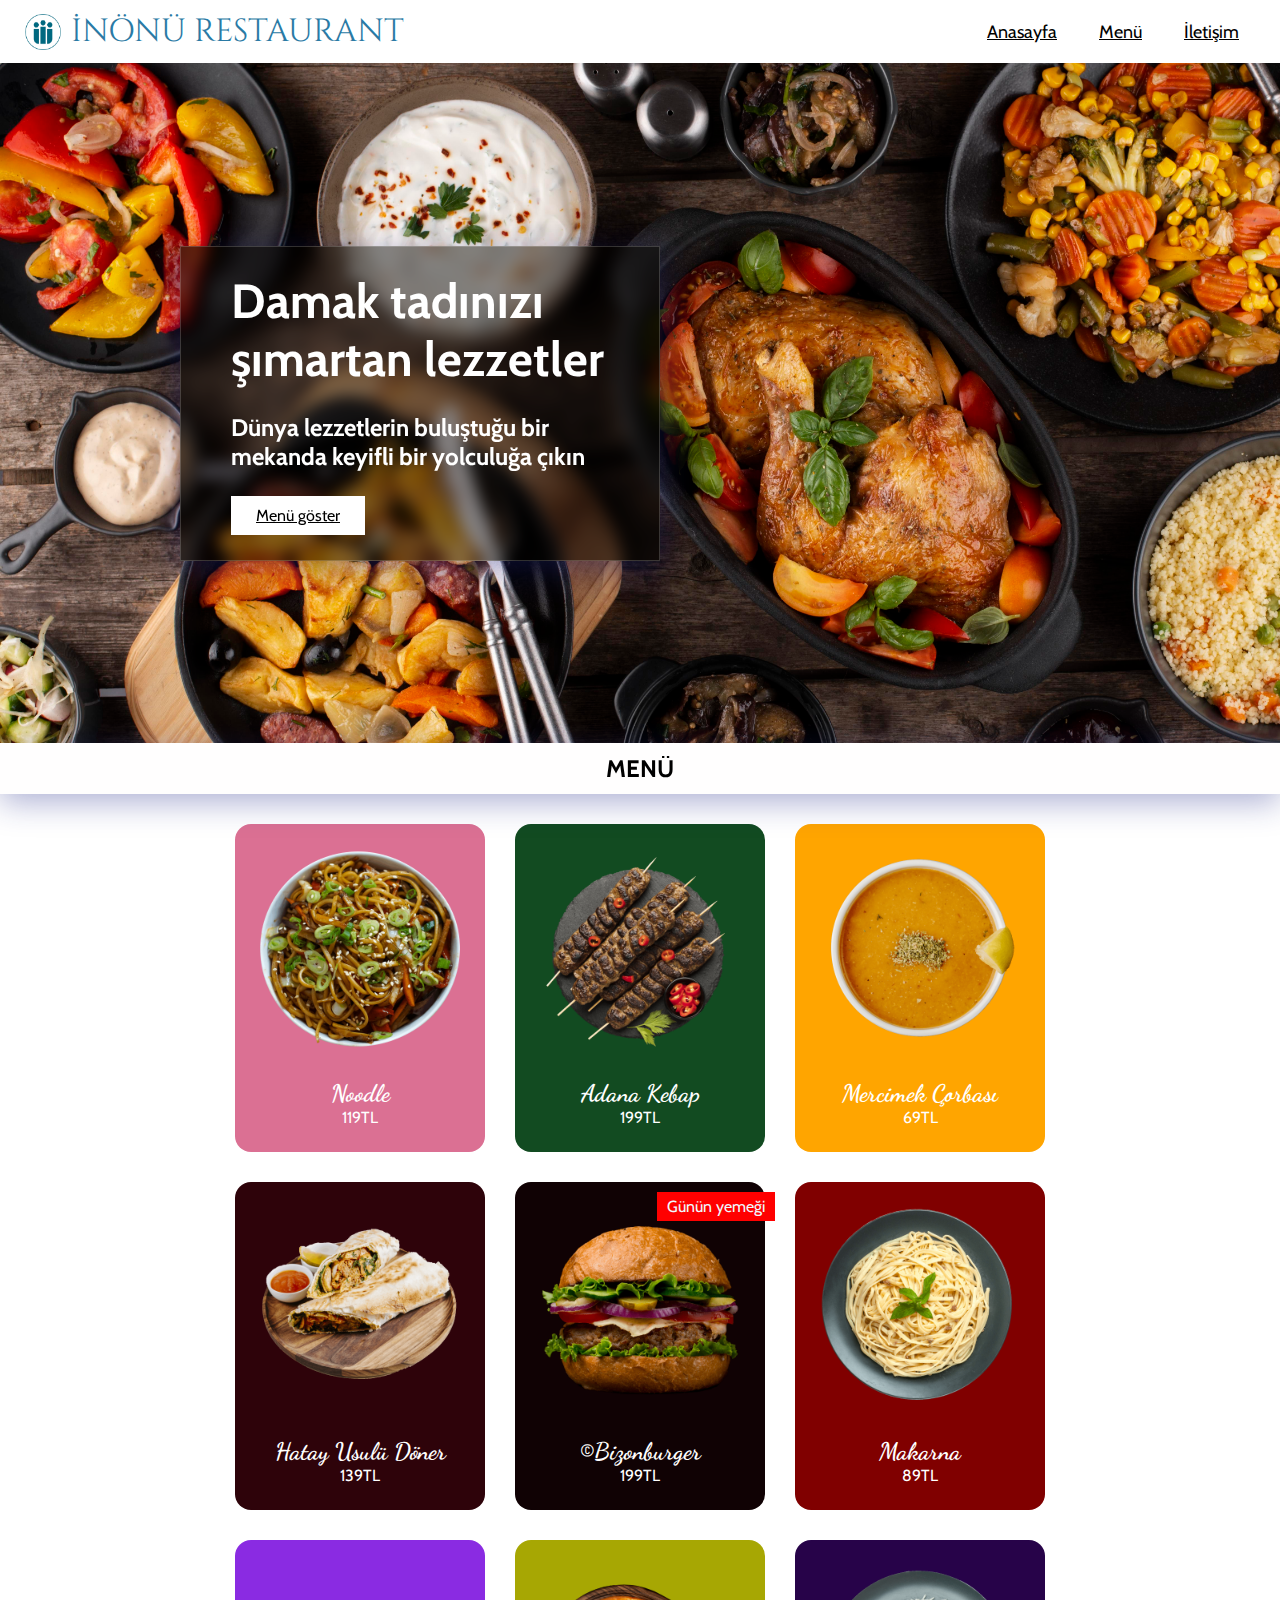
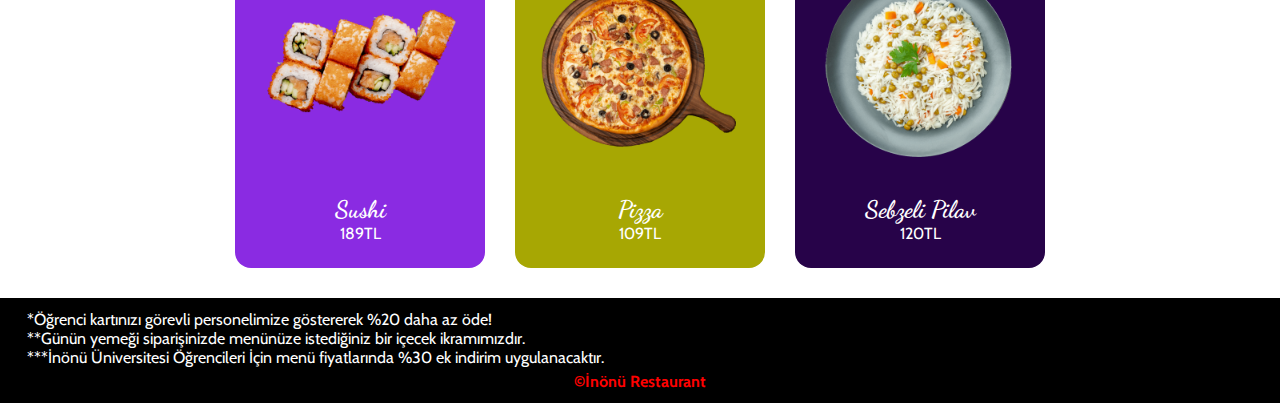
<file: index.html>
<html lang="en">
  <head>
    <meta charset="UTF-8" />
    <meta name="viewport" content="width=device-width, initial-scale=1.0" />
    <title>İNÖNÜ RESTAURANT</title>
    <link rel="icon" type="image/x-icon" href="images/logo.png" />
    <link rel="stylesheet" href="style.css" />
  </head>

  <body>
    <!--Menüdeki resimleri Adobe Photoshop Kullanarak Yaptım -->
    <div class="ust-bilgi">
      <img
        src="images/amblem.png "
        alt="amblem"
        style="height: 36px; width: 36px; object-fit: cover"
      />
      İNÖNÜ RESTAURANT
      <ul class="navigasyon">
        <li><a href="index.html" class="navigasyon-oge">Anasayfa</a></li>
        <li><a href="#menu" class="navigasyon-oge">Menü</a></li>
        <li>
          <a href="mailto:02220224042@ogr.inonu.edu.tr" class="navigasyon-oge"
            >İletişim</a
          >
        </li>
      </ul>
    </div>
    <div class="anasayfa">
      <div class="tanitim">
        <h1 class="baslik">Damak tadınızı şımartan lezzetler</h1>
        <h4 class="alt-baslik">
          Dünya lezzetlerin buluştuğu bir mekanda keyifli bir yolculuğa çıkın
        </h4>
        <a href="#menu" class="kaydir">Menü göster</a>
      </div>
    </div>
    <h2 class="menu" id="menu">MENÜ</h2>
    <ul div class="yemek-listesi">
      <li class="kutu" style="background-color: palevioletred">
        <a href="./sayfalar/noodle.html" class="yemek-link">
          <img
            src="images/noodle.png"
            alt="noodle"
            width="200"
            height="200"
            class="yemek-resim"
          />
          <div class="yemek">
            <p class="yemek-isimi">Noodle</p>
            <p class="yemek-fiyati">119TL</p>
          </div>
        </a>
      </li>
      <li class="kutu" style="background-color: rgb(18, 75, 33)">
        <a href="./sayfalar/adana.html" class="yemek-link">
          <img
            src="images/adana.png"
            alt="adana"
            width="200"
            height="200"
            class="yemek-resim"
          />
          <div class="yemek">
            <p class="yemek-isimi">Adana Kebap</p>
            <p class="yemek-fiyati">199TL</p>
          </div>
        </a>
      </li>
      <li class="kutu" style="background-color: orange">
        <a href="./sayfalar/mercimek.html" class="yemek-link">
          <img
            src="images/corba.png"
            alt="corba"
            width="200"
            height="200"
            class="yemek-resim"
          />
          <div class="yemek">
            <p class="yemek-isimi">Mercimek Çorbası</p>
            <p class="yemek-fiyati">69TL</p>
          </div>
        </a>
      </li>
      <li class="kutu" style="background-color: rgb(46, 3, 10)">
        <a href="./sayfalar/hatay.html" class="yemek-link">
          <img
            src="images/doner.png"
            alt="doner"
            width="200"
            height="200"
            class="yemek-resim"
          />
          <div class="yemek">
            <p class="yemek-isimi">Hatay Usulü Döner</p>
            <p class="yemek-fiyati">139TL</p>
          </div>
        </a>
      </li>
      <li class="kutu" style="background-color: rgb(16, 2, 4)">
        <div class="gunun-yemegi">Günün yemeği</div>
        <a href="./sayfalar/bizon.html" class="yemek-link">
          <img
            src="images/hamburger.png"
            alt="hamburger"
            width="200"
            height="200"
            class="yemek-resim"
          />
          <div class="yemek">
            <p class="yemek-isimi" style="font-family: 'Dancing Script'">
              &copy;Bizonburger
            </p>
            <p class="yemek-fiyati">199TL</p>
          </div>
        </a>
      </li>
      <li class="kutu" style="background-color: rgb(128, 0, 0)">
        <a href="./sayfalar/makarna.html" class="yemek-link">
          <img
            src="images/makarna.png"
            alt="makarna"
            width="200"
            height="200"
            class="yemek-resim"
          />
          <div class="yemek">
            <p class="yemek-isimi">Makarna</p>
            <p class="yemek-fiyati">89TL</p>
          </div>
        </a>
      </li>
      <li class="kutu" style="background-color: blueviolet">
        <a href="./sayfalar/suşi.html" class="yemek-link">
          <img
            src="images/susi.png"
            alt="susi"
            width="200"
            height="200"
            class="yemek-resim"
          />
          <div class="yemek">
            <p class="yemek-isimi">Sushi</p>
            <p class="yemek-fiyati">189TL</p>
          </div>
        </a>
      </li>
      <li class="kutu" style="background-color: rgb(167, 167, 3)">
        <a href="./sayfalar/pizza.html" class="yemek-link">
          <img
            src="images/pizza.png"
            alt="pizza"
            width="200"
            height="200"
            class="yemek-resim"
          />
          <div class="yemek">
            <p class="yemek-isimi">Pizza</p>
            <p class="yemek-fiyati">109TL</p>
          </div>
        </a>
      </li>
      <li class="kutu" style="background-color: rgb(39, 3, 73)">
        <a href="./sayfalar/pilav.html" class="yemek-link">
          <img
            src="images/sebzelipilav.png"
            alt="sebzelipilav"
            width="200"
            height="200"
            class="yemek-resim"
          />
          <div class="yemek">
            <p class="yemek-isimi">Sebzeli Pilav</p>
            <p class="yemek-fiyati">120TL</p>
          </div>
        </a>
      </li>
    </ul>
    <div class="menu-yazisi">
      <p>
        *Öğrenci kartınızı görevli personelimize göstererek %20 daha az öde!
      </p>
      <p>
        **Günün yemeği siparişinizde menünüze istediğiniz bir içecek
        ikramımızdır.
      </p>
      <p>
        ***İnönü Üniversitesi Öğrencileri İçin menü fiyatlarında %30 ek indirim
        uygulanacaktır.
      </p>
      <p style="margin-top: 5px; text-align: center; color: red">
        <b>&copy;İnönü Restaurant</b>
      </p>
    </div>
  </body>
</html>
</file>
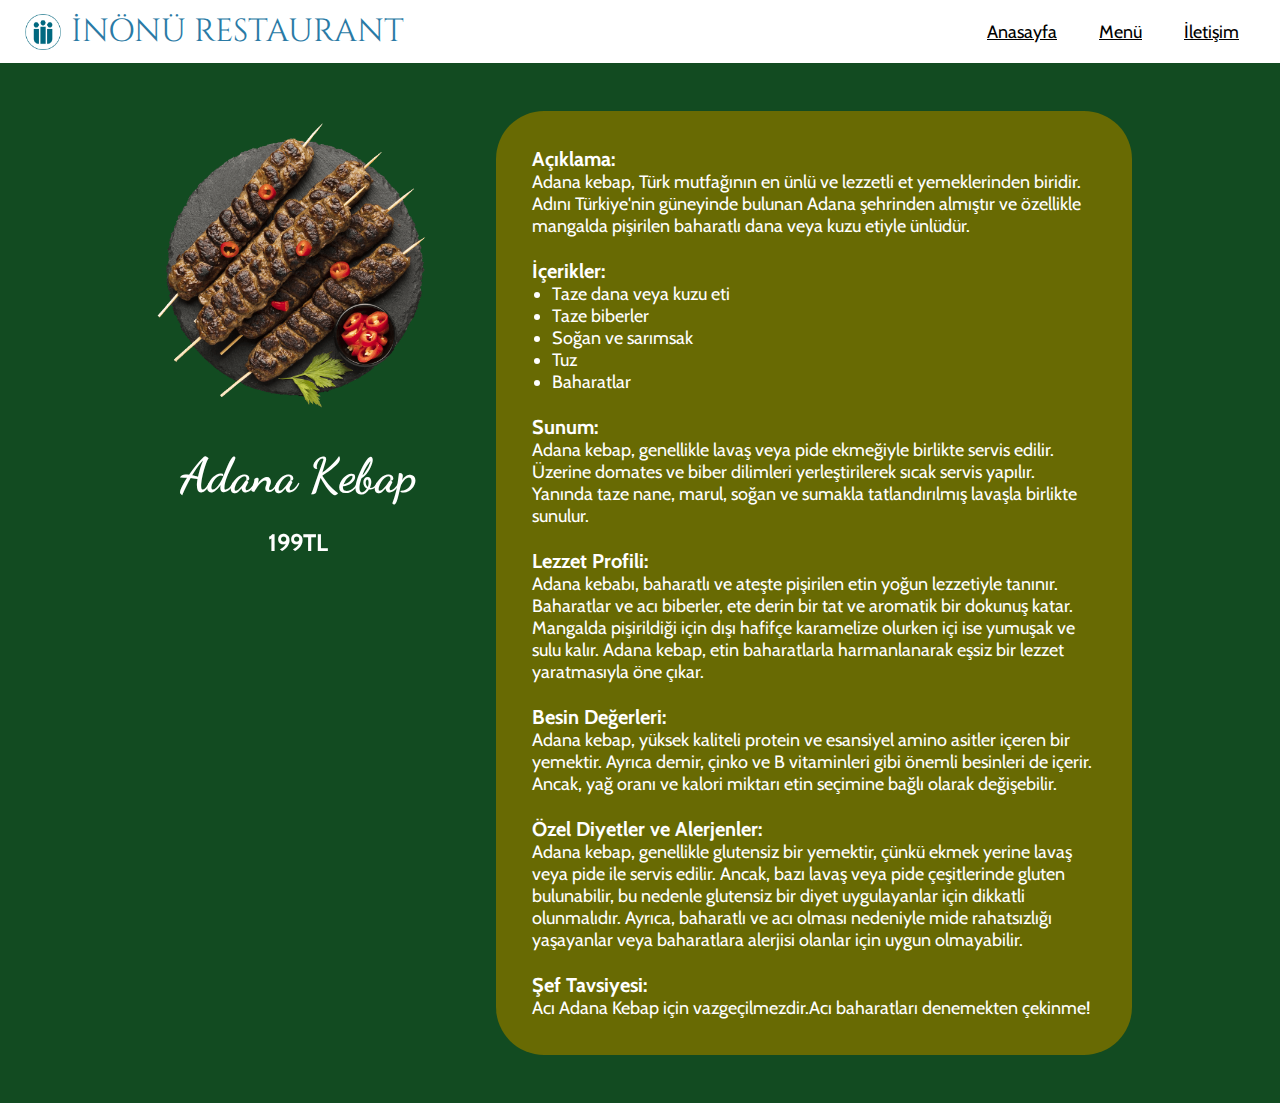
<file: sayfalar/adana.html>
<html lang="en">
  <head>
    <meta charset="UTF-8" />
    <meta name="viewport" content="width=device-width, initial-scale=1.0" />
    <title>Adana Kebap</title>
    <link rel="icon" type="image/x-icon" href="../images/logo.png" />
    <link rel="stylesheet" href="../style.css" />
    <link rel="stylesheet" href="sayfalar.css" />
  </head>
  <body style="background-color: rgb(18, 75, 33)">
    <div class="ust-bilgi">
      <img
        src="../images/amblem.png "
        alt="amblem"
        style="height: 36px; width: 36px; object-fit: cover"
      />
      İNÖNÜ RESTAURANT
      <ul class="navigasyon">
        <li><a href="../index.html" class="navigasyon-oge">Anasayfa</a></li>
        <li><a href="../index.html#menu" class="navigasyon-oge">Menü</a></li>
        <li>
          <a href="mailto:02220224042@ogr.inonu.edu.tr" class="navigasyon-oge"
            >İletişim</a
          >
        </li>
      </ul>
    </div>
    <div class="yemek-sayfasi">
      <div class="yemek-bilgi">
        <img
          src="../images/adana.png"
          alt="Adana Kebap"
          height="300"
          width="300"
          class="yemek-resim"
        />
        <h1>Adana Kebap</h1>
        <h3>199TL</h3>
      </div>

      <div class="yemek-aciklama" style="background-color: rgb(104, 106, 3)">
        <h4>Açıklama:</h4>
        <p>
          Adana kebap, Türk mutfağının en ünlü ve lezzetli et yemeklerinden
          biridir. Adını Türkiye'nin güneyinde bulunan Adana şehrinden almıştır
          ve özellikle mangalda pişirilen baharatlı dana veya kuzu etiyle
          ünlüdür.
        </p>
        <br />
        <h4>İçerikler:</h4>
        <ul>
          <li>Taze dana veya kuzu eti</li>
          <li>Taze biberler</li>
          <li>Soğan ve sarımsak</li>
          <li>Tuz</li>
          <li>Baharatlar</li>
        </ul>
        <br />
        <h4>Sunum:</h4>
        <p>
          Adana kebap, genellikle lavaş veya pide ekmeğiyle birlikte servis
          edilir. Üzerine domates ve biber dilimleri yerleştirilerek sıcak
          servis yapılır. Yanında taze nane, marul, soğan ve sumakla
          tatlandırılmış lavaşla birlikte sunulur.
        </p>
        <br />
        <h4>Lezzet Profili:</h4>
        <p>
          Adana kebabı, baharatlı ve ateşte pişirilen etin yoğun lezzetiyle
          tanınır. Baharatlar ve acı biberler, ete derin bir tat ve aromatik bir
          dokunuş katar. Mangalda pişirildiği için dışı hafifçe karamelize
          olurken içi ise yumuşak ve sulu kalır. Adana kebap, etin baharatlarla
          harmanlanarak eşsiz bir lezzet yaratmasıyla öne çıkar.
        </p>
        <br />
        <h4>Besin Değerleri:</h4>
        <p>
          Adana kebap, yüksek kaliteli protein ve esansiyel amino asitler içeren
          bir yemektir. Ayrıca demir, çinko ve B vitaminleri gibi önemli
          besinleri de içerir. Ancak, yağ oranı ve kalori miktarı etin seçimine
          bağlı olarak değişebilir.
        </p>
        <br />
        <h4>Özel Diyetler ve Alerjenler:</h4>
        <p>
          Adana kebap, genellikle glutensiz bir yemektir, çünkü ekmek yerine
          lavaş veya pide ile servis edilir. Ancak, bazı lavaş veya pide
          çeşitlerinde gluten bulunabilir, bu nedenle glutensiz bir diyet
          uygulayanlar için dikkatli olunmalıdır. Ayrıca, baharatlı ve acı
          olması nedeniyle mide rahatsızlığı yaşayanlar veya baharatlara
          alerjisi olanlar için uygun olmayabilir.
        </p>
        <br />
        <h4>Şef Tavsiyesi:</h4>
        <p>
          Acı Adana Kebap için vazgeçilmezdir.Acı baharatları denemekten çekinme!
        </p>
      </div>
    </div>

    <div></div>
  </body>
</html>
</file>
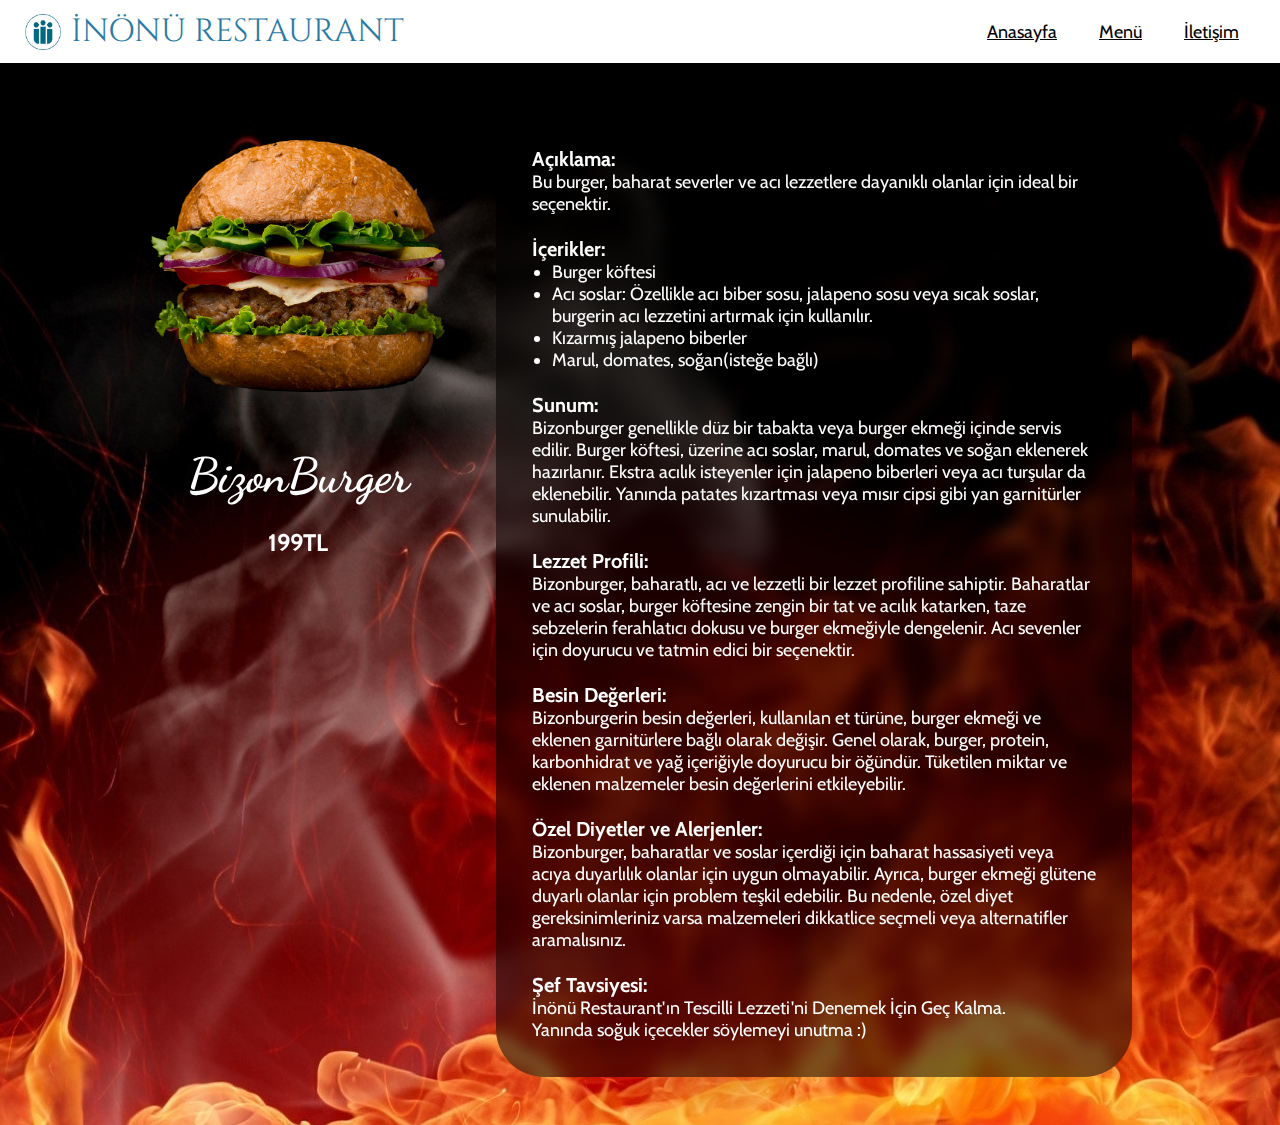
<file: sayfalar/bizon.html>
<html lang="en">
  <head>
    <meta charset="UTF-8" />
    <meta name="viewport" content="width=device-width, initial-scale=1.0" />
    <title>BizonBurger</title>
    <link rel="icon" type="image/x-icon" href="../images/logo.png" />
    <link rel="stylesheet" href="../style.css" />
    <link rel="stylesheet" href="sayfalar.css" />
  </head>
  <body
    style="
      background-image: url(../images/bizonbackground.jpg);
      background-size: cover;
      background-position: center;
    "
  >
    <div class="ust-bilgi">
      <img
        src="../images/amblem.png "
        alt="amblem"
        style="height: 36px; width: 36px; object-fit: cover"
      />
      İNÖNÜ RESTAURANT
      <ul class="navigasyon">
        <li><a href="../index.html" class="navigasyon-oge">Anasayfa</a></li>
        <li><a href="../index.html#menu" class="navigasyon-oge">Menü</a></li>
        <li>
          <a href="mailto:02220224042@ogr.inonu.edu.tr" class="navigasyon-oge"
            >İletişim</a
          >
        </li>
      </ul>
    </div>
    <div class="yemek-sayfasi">
      <div class="yemek-bilgi">
        <img
          src="../images/hamburger.png"
          alt="Bizonburger"
          height="300"
          width="300"
          class="yemek-resim"
        />
        <h1>BizonBurger</h1>
        <h3>199TL</h3>
      </div>

      <div
        class="yemek-aciklama"
        style="background: rgba(0, 0, 0, 0.5); backdrop-filter: blur(8px)"
      >
        <h4>Açıklama:</h4>
        <p>
          Bu burger, baharat severler ve acı lezzetlere dayanıklı olanlar için
          ideal bir seçenektir.
        </p>
        <br />
        <h4>İçerikler:</h4>
        <ul>
          <li>Burger köftesi</li>
          <li>
            Acı soslar: Özellikle acı biber sosu, jalapeno sosu veya sıcak
            soslar, burgerin acı lezzetini artırmak için kullanılır.
          </li>
          <li>Kızarmış jalapeno biberler</li>
          <li>Marul, domates, soğan(isteğe bağlı)</li>
        </ul>
        <br />
        <h4>Sunum:</h4>
        <p>
          Bizonburger genellikle düz bir tabakta veya burger ekmeği içinde
          servis edilir. Burger köftesi, üzerine acı soslar, marul, domates ve
          soğan eklenerek hazırlanır. Ekstra acılık isteyenler için jalapeno
          biberleri veya acı turşular da eklenebilir. Yanında patates kızartması
          veya mısır cipsi gibi yan garnitürler sunulabilir.
        </p>
        <br />
        <h4>Lezzet Profili:</h4>
        <p>
          Bizonburger, baharatlı, acı ve lezzetli bir lezzet profiline sahiptir.
          Baharatlar ve acı soslar, burger köftesine zengin bir tat ve acılık
          katarken, taze sebzelerin ferahlatıcı dokusu ve burger ekmeğiyle
          dengelenir. Acı sevenler için doyurucu ve tatmin edici bir seçenektir.
        </p>
        <br />
        <h4>Besin Değerleri:</h4>
        <p>
          Bizonburgerin besin değerleri, kullanılan et türüne, burger ekmeği ve
          eklenen garnitürlere bağlı olarak değişir. Genel olarak, burger,
          protein, karbonhidrat ve yağ içeriğiyle doyurucu bir öğündür.
          Tüketilen miktar ve eklenen malzemeler besin değerlerini
          etkileyebilir.
        </p>
        <br />
        <h4>Özel Diyetler ve Alerjenler:</h4>
        <p>
          Bizonburger, baharatlar ve soslar içerdiği için baharat hassasiyeti
          veya acıya duyarlılık olanlar için uygun olmayabilir. Ayrıca, burger
          ekmeği glütene duyarlı olanlar için problem teşkil edebilir. Bu
          nedenle, özel diyet gereksinimleriniz varsa malzemeleri dikkatlice
          seçmeli veya alternatifler aramalısınız.
        </p>
        <br />
        <h4>Şef Tavsiyesi:</h4>
        <p>
          İnönü Restaurant'ın Tescilli Lezzeti'ni Denemek İçin Geç Kalma.
          <br />
          Yanında soğuk içecekler söylemeyi unutma :)
        </p>
      </div>
    </div>

    <div></div>
  </body>
</html>
</file>
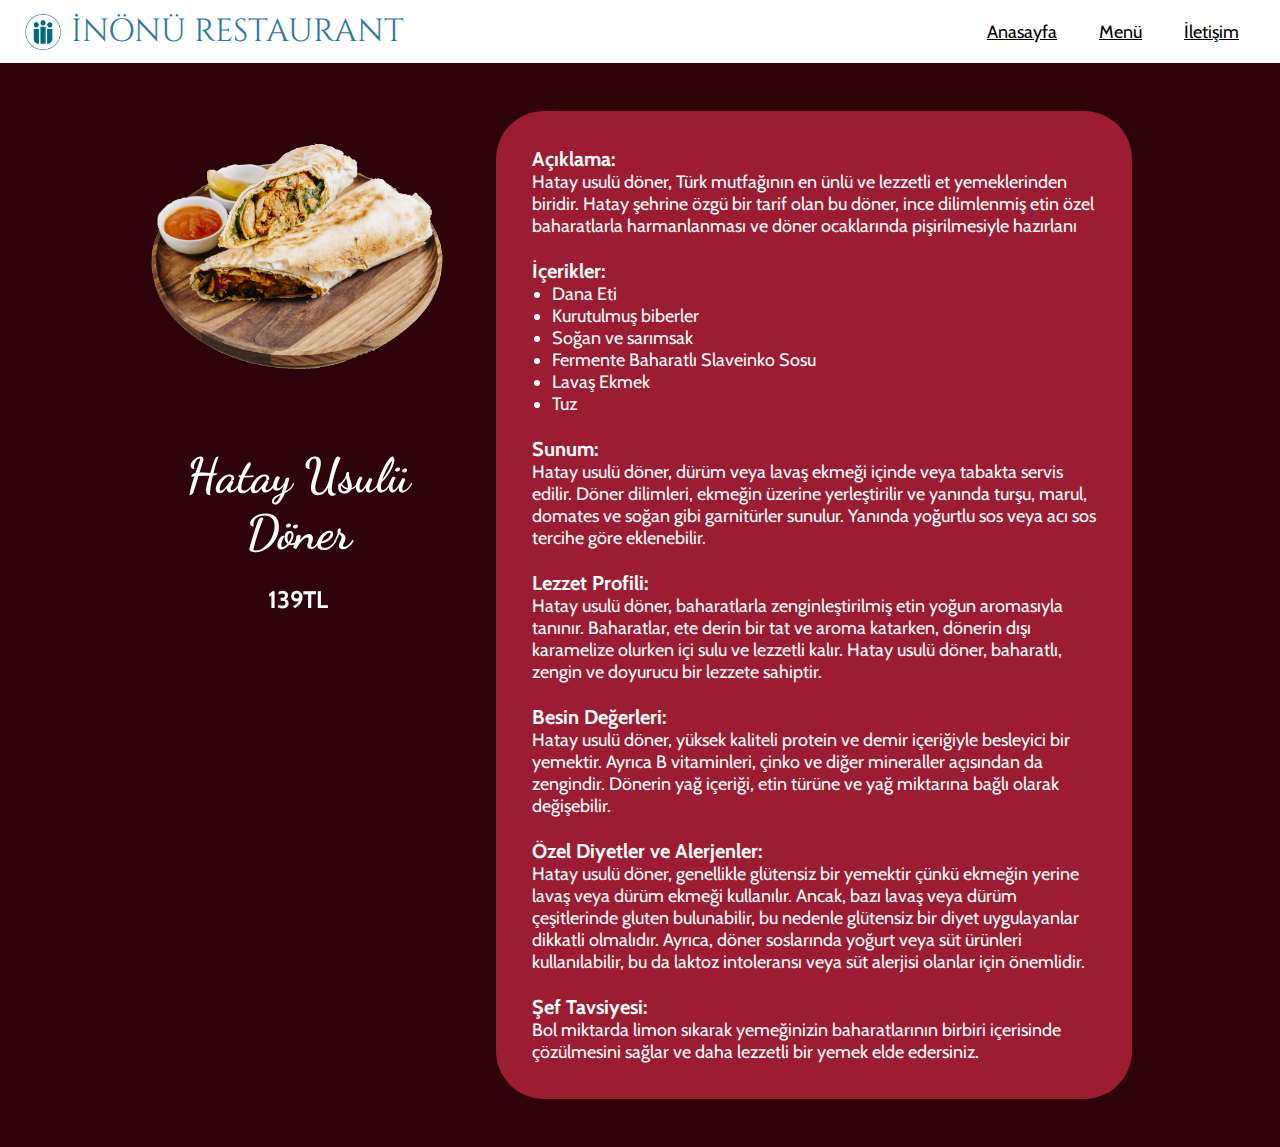
<file: sayfalar/hatay.html>
<html lang="en">
  <head>
    <meta charset="UTF-8" />
    <meta name="viewport" content="width=device-width, initial-scale=1.0" />
    <title>Hatay Usulü Döner</title>
    <link rel="icon" type="image/x-icon" href="../images/logo.png" />
    <link rel="stylesheet" href="../style.css" />
    <link rel="stylesheet" href="sayfalar.css" />
  </head>
  <body style="background-color: rgb(46, 3, 10)">
    <div class="ust-bilgi">
      <img
        src="../images/amblem.png "
        alt="amblem"
        style="height: 36px; width: 36px; object-fit: cover"
      />
      İNÖNÜ RESTAURANT
      <ul class="navigasyon">
        <li><a href="../index.html" class="navigasyon-oge">Anasayfa</a></li>
        <li><a href="../index.html#menu" class="navigasyon-oge">Menü</a></li>
        <li>
          <a href="mailto:02220224042@ogr.inonu.edu.tr" class="navigasyon-oge"
            >İletişim</a
          >
        </li>
      </ul>
    </div>
    <div class="yemek-sayfasi">
      <div class="yemek-bilgi">
        <img
          src="../images/doner.png"
          alt="Doner"
          height="300"
          width="300"
          class="yemek-resim"
        />
        <h1>Hatay Usulü Döner</h1>
        <h3>139TL</h3>
      </div>

      <div class="yemek-aciklama" style="background-color: rgb(156, 28, 49)">
        <h4>Açıklama:</h4>
        <p>
          Hatay usulü döner, Türk mutfağının en ünlü ve lezzetli et
          yemeklerinden biridir. Hatay şehrine özgü bir tarif olan bu döner,
          ince dilimlenmiş etin özel baharatlarla harmanlanması ve döner
          ocaklarında pişirilmesiyle hazırlanı
        </p>
        <br />
        <h4>İçerikler:</h4>
        <ul>
          <li>Dana Eti</li>
          <li>Kurutulmuş biberler</li>
          <li>Soğan ve sarımsak</li>
          <li>Fermente Baharatlı Slaveinko Sosu</li>
          <li>Lavaş Ekmek</li>
          <li>Tuz</li>
        </ul>
        <br />
        <h4>Sunum:</h4>
        <p>
          Hatay usulü döner, dürüm veya lavaş ekmeği içinde veya tabakta servis
          edilir. Döner dilimleri, ekmeğin üzerine yerleştirilir ve yanında
          turşu, marul, domates ve soğan gibi garnitürler sunulur. Yanında
          yoğurtlu sos veya acı sos tercihe göre eklenebilir.
        </p>
        <br />
        <h4>Lezzet Profili:</h4>
        <p>
          Hatay usulü döner, baharatlarla zenginleştirilmiş etin yoğun
          aromasıyla tanınır. Baharatlar, ete derin bir tat ve aroma katarken,
          dönerin dışı karamelize olurken içi sulu ve lezzetli kalır. Hatay
          usulü döner, baharatlı, zengin ve doyurucu bir lezzete sahiptir.
        </p>
        <br />
        <h4>Besin Değerleri:</h4>
        <p>
          Hatay usulü döner, yüksek kaliteli protein ve demir içeriğiyle
          besleyici bir yemektir. Ayrıca B vitaminleri, çinko ve diğer
          mineraller açısından da zengindir. Dönerin yağ içeriği, etin türüne ve
          yağ miktarına bağlı olarak değişebilir.
        </p>
        <br />
        <h4>Özel Diyetler ve Alerjenler:</h4>
        <p>
          Hatay usulü döner, genellikle glütensiz bir yemektir çünkü ekmeğin
          yerine lavaş veya dürüm ekmeği kullanılır. Ancak, bazı lavaş veya
          dürüm çeşitlerinde gluten bulunabilir, bu nedenle glütensiz bir diyet
          uygulayanlar dikkatli olmalıdır. Ayrıca, döner soslarında yoğurt veya
          süt ürünleri kullanılabilir, bu da laktoz intoleransı veya süt
          alerjisi olanlar için önemlidir.
        </p>
        <br />
        <h4>Şef Tavsiyesi:</h4>
        <p>
          Bol miktarda limon sıkarak yemeğinizin baharatlarının birbiri
          içerisinde çözülmesini sağlar ve daha lezzetli bir yemek elde
          edersiniz.
        </p>
      </div>
    </div>

    <div></div>
  </body>
</html>
</file>
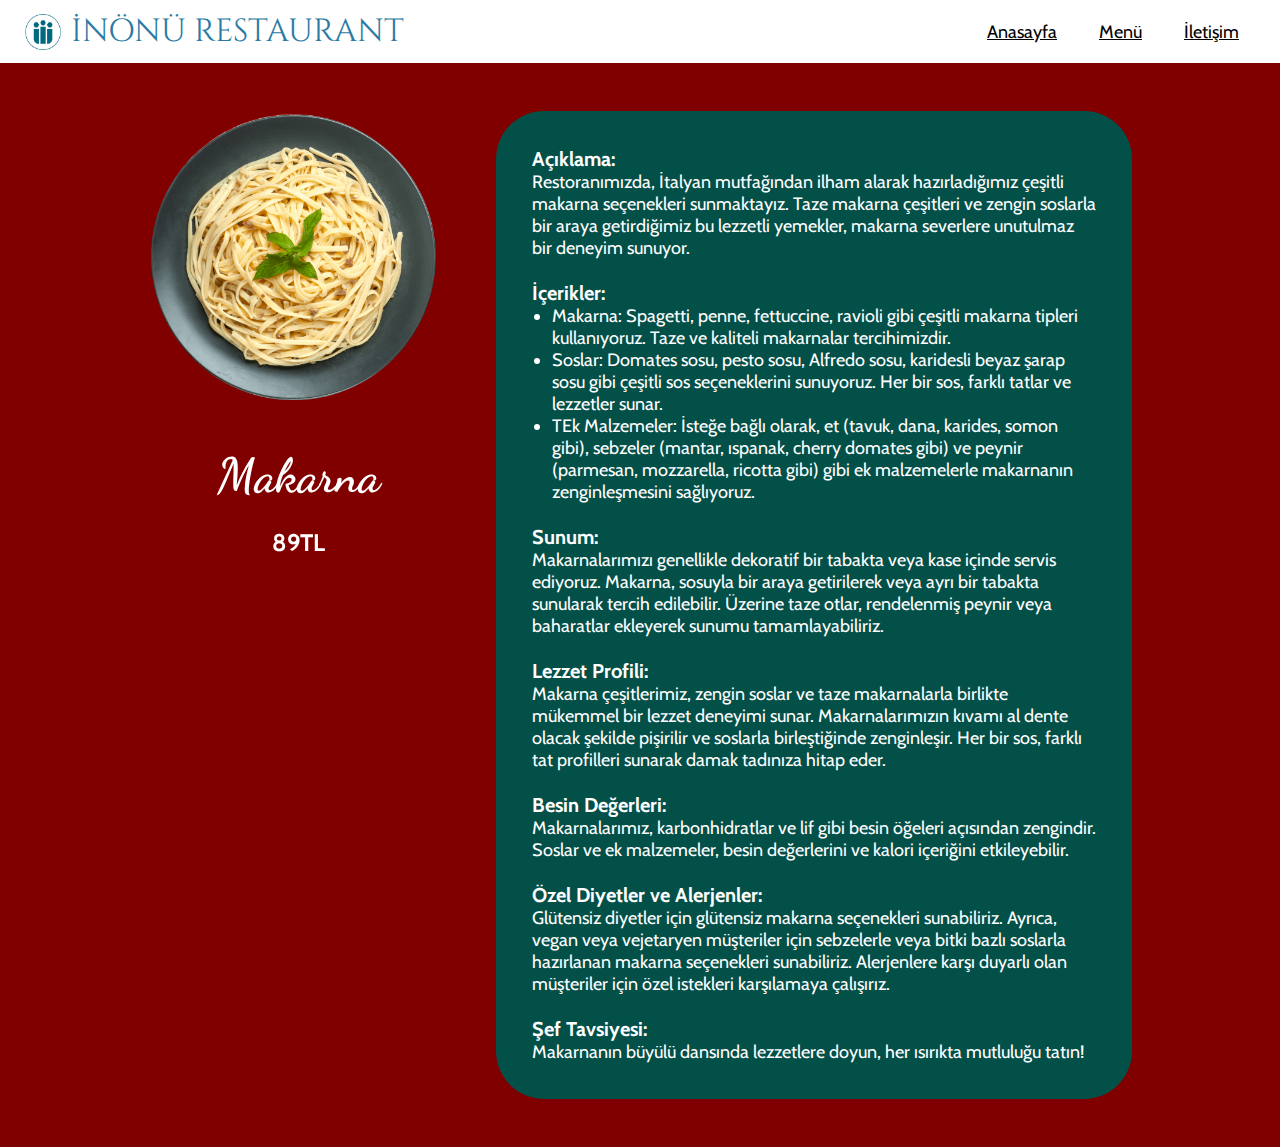
<file: sayfalar/makarna.html>
<html lang="en">
  <head>
    <meta charset="UTF-8" />
    <meta name="viewport" content="width=device-width, initial-scale=1.0" />
    <title>Makarna</title>
    <link rel="icon" type="image/x-icon" href="../images/logo.png" />
    <link rel="stylesheet" href="../style.css" />
    <link rel="stylesheet" href="sayfalar.css" />
  </head>
  <body style="background-color: rgb(128, 0, 0)">
    <div class="ust-bilgi">
      <img
        src="../images/amblem.png "
        alt="amblem"
        style="height: 36px; width: 36px; object-fit: cover"
      />
      İNÖNÜ RESTAURANT
      <ul class="navigasyon">
        <li><a href="../index.html" class="navigasyon-oge">Anasayfa</a></li>
        <li><a href="../index.html#menu" class="navigasyon-oge">Menü</a></li>
        <li>
          <a href="mailto:02220224042@ogr.inonu.edu.tr" class="navigasyon-oge"
            >İletişim</a
          >
        </li>
      </ul>
    </div>
    <div class="yemek-sayfasi">
      <div class="yemek-bilgi">
        <img
          src="../images/makarna.png"
          alt="makarna"
          height="300"
          width="300"
          class="yemek-resim"
        />
        <h1>Makarna</h1>
        <h3>89TL</h3>
      </div>

      <div class="yemek-aciklama" style="background-color: rgb(3, 80, 73)">
        <h4>Açıklama:</h4>
        <p>
          Restoranımızda, İtalyan mutfağından ilham alarak hazırladığımız
          çeşitli makarna seçenekleri sunmaktayız. Taze makarna çeşitleri ve
          zengin soslarla bir araya getirdiğimiz bu lezzetli yemekler, makarna
          severlere unutulmaz bir deneyim sunuyor.
        </p>
        <br />
        <h4>İçerikler:</h4>
        <ul>
          <li>
            Makarna: Spagetti, penne, fettuccine, ravioli gibi çeşitli makarna
            tipleri kullanıyoruz. Taze ve kaliteli makarnalar tercihimizdir.
          </li>
          <li>
            Soslar: Domates sosu, pesto sosu, Alfredo sosu, karidesli beyaz
            şarap sosu gibi çeşitli sos seçeneklerini sunuyoruz. Her bir sos,
            farklı tatlar ve lezzetler sunar.
          </li>
          <li>
            TEk Malzemeler: İsteğe bağlı olarak, et (tavuk, dana, karides, somon
            gibi), sebzeler (mantar, ıspanak, cherry domates gibi) ve peynir
            (parmesan, mozzarella, ricotta gibi) gibi ek malzemelerle makarnanın
            zenginleşmesini sağlıyoruz.
          </li>
        </ul>
        <br />
        <h4>Sunum:</h4>
        <p>
          Makarnalarımızı genellikle dekoratif bir tabakta veya kase içinde
          servis ediyoruz. Makarna, sosuyla bir araya getirilerek veya ayrı bir
          tabakta sunularak tercih edilebilir. Üzerine taze otlar, rendelenmiş
          peynir veya baharatlar ekleyerek sunumu tamamlayabiliriz.
        </p>
        <br />
        <h4>Lezzet Profili:</h4>
        <p>
          Makarna çeşitlerimiz, zengin soslar ve taze makarnalarla birlikte
          mükemmel bir lezzet deneyimi sunar. Makarnalarımızın kıvamı al dente
          olacak şekilde pişirilir ve soslarla birleştiğinde zenginleşir. Her
          bir sos, farklı tat profilleri sunarak damak tadınıza hitap eder.
        </p>
        <br />
        <h4>Besin Değerleri:</h4>
        <p>
          Makarnalarımız, karbonhidratlar ve lif gibi besin öğeleri açısından
          zengindir. Soslar ve ek malzemeler, besin değerlerini ve kalori
          içeriğini etkileyebilir.
        </p>
        <br />
        <h4>Özel Diyetler ve Alerjenler:</h4>
        <p>
          Glütensiz diyetler için glütensiz makarna seçenekleri sunabiliriz.
          Ayrıca, vegan veya vejetaryen müşteriler için sebzelerle veya bitki
          bazlı soslarla hazırlanan makarna seçenekleri sunabiliriz. Alerjenlere
          karşı duyarlı olan müşteriler için özel istekleri karşılamaya
          çalışırız.
        </p>
        <br />
        <h4>Şef Tavsiyesi:</h4>
        <p>
          Makarnanın büyülü dansında lezzetlere doyun, her ısırıkta mutluluğu
          tatın!
        </p>
      </div>
    </div>

    <div></div>
  </body>
</html>
</file>
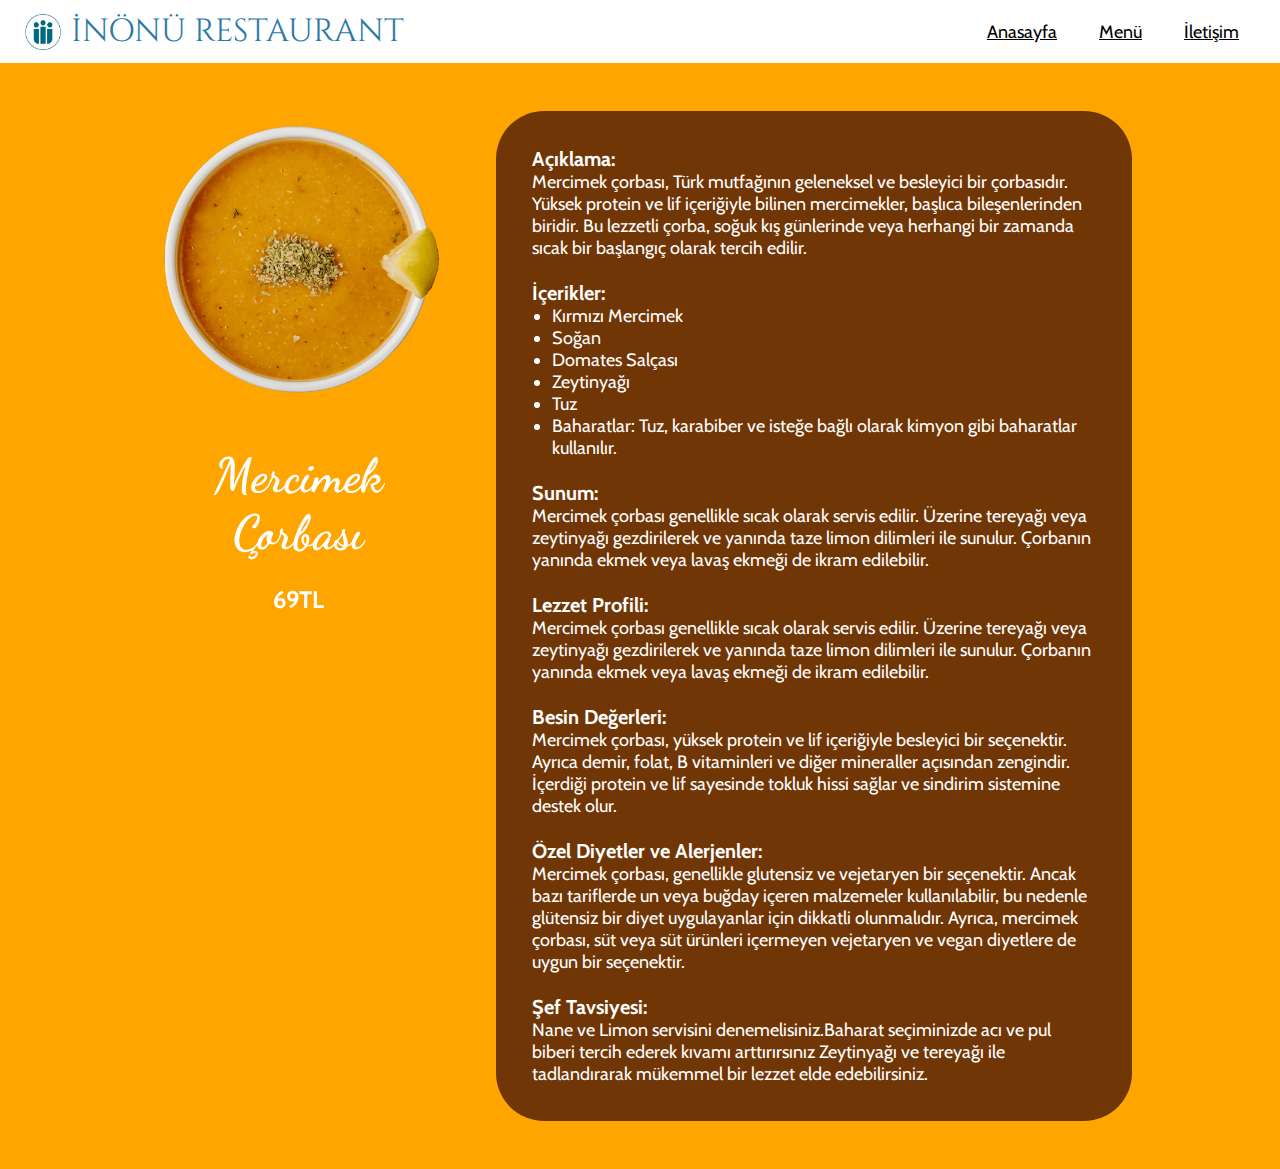
<file: sayfalar/mercimek.html>
<html lang="en">
  <head>
    <meta charset="UTF-8" />
    <meta name="viewport" content="width=device-width, initial-scale=1.0" />
    <title>Mercimek Çorbası</title>
    <link rel="icon" type="image/x-icon" href="../images/logo.png" />
    <link rel="stylesheet" href="../style.css" />
    <link rel="stylesheet" href="sayfalar.css" />
  </head>
  <body style="background-color: orange">
    <div class="ust-bilgi">
      <img
        src="../images/amblem.png "
        alt="amblem"
        style="height: 36px; width: 36px; object-fit: cover"
      />
      İNÖNÜ RESTAURANT
      <ul class="navigasyon">
        <li><a href="../index.html" class="navigasyon-oge">Anasayfa</a></li>
        <li><a href="../index.html#menu" class="navigasyon-oge">Menü</a></li>
        <li>
          <a href="mailto:02220224042@ogr.inonu.edu.tr" class="navigasyon-oge"
            >İletişim</a
          >
        </li>
      </ul>
    </div>
    <div class="yemek-sayfasi">
      <div class="yemek-bilgi">
        <img
          src="../images/corba.png"
          alt="mercimek"
          height="300"
          width="300"
          class="yemek-resim"
        />
        <h1>Mercimek Çorbası</h1>
        <h3>69TL</h3>
      </div>

      <div class="yemek-aciklama" style="background-color: rgb(112, 54, 6)">
        <h4>Açıklama:</h4>
        <p>
          Mercimek çorbası, Türk mutfağının geleneksel ve besleyici bir
          çorbasıdır. Yüksek protein ve lif içeriğiyle bilinen mercimekler,
          başlıca bileşenlerinden biridir. Bu lezzetli çorba, soğuk kış
          günlerinde veya herhangi bir zamanda sıcak bir başlangıç olarak tercih
          edilir.
        </p>
        <br />
        <h4>İçerikler:</h4>
        <ul>
          <li>Kırmızı Mercimek</li>
          <li>Soğan</li>
          <li>Domates Salçası</li>
          <li>Zeytinyağı</li>
          <li>Tuz</li>
          <li>
            Baharatlar: Tuz, karabiber ve isteğe bağlı olarak kimyon gibi
            baharatlar kullanılır.
          </li>
        </ul>
        <br />
        <h4>Sunum:</h4>
        <p>
          Mercimek çorbası genellikle sıcak olarak servis edilir. Üzerine
          tereyağı veya zeytinyağı gezdirilerek ve yanında taze limon dilimleri
          ile sunulur. Çorbanın yanında ekmek veya lavaş ekmeği de ikram
          edilebilir.
        </p>
        <br />
        <h4>Lezzet Profili:</h4>
        <p>
          Mercimek çorbası genellikle sıcak olarak servis edilir. Üzerine
          tereyağı veya zeytinyağı gezdirilerek ve yanında taze limon dilimleri
          ile sunulur. Çorbanın yanında ekmek veya lavaş ekmeği de ikram
          edilebilir.
        </p>
        <br />
        <h4>Besin Değerleri:</h4>
        <p>
          Mercimek çorbası, yüksek protein ve lif içeriğiyle besleyici bir
          seçenektir. Ayrıca demir, folat, B vitaminleri ve diğer mineraller
          açısından zengindir. İçerdiği protein ve lif sayesinde tokluk hissi
          sağlar ve sindirim sistemine destek olur.
        </p>
        <br />
        <h4>Özel Diyetler ve Alerjenler:</h4>
        <p>
          Mercimek çorbası, genellikle glutensiz ve vejetaryen bir seçenektir.
          Ancak bazı tariflerde un veya buğday içeren malzemeler kullanılabilir,
          bu nedenle glütensiz bir diyet uygulayanlar için dikkatli olunmalıdır.
          Ayrıca, mercimek çorbası, süt veya süt ürünleri içermeyen vejetaryen
          ve vegan diyetlere de uygun bir seçenektir.
        </p>
        <br />
        <h4>Şef Tavsiyesi:</h4>
        <p>
          Nane ve Limon servisini denemelisiniz.Baharat seçiminizde acı ve pul
          biberi tercih ederek kıvamı arttırırsınız Zeytinyağı ve tereyağı ile
          tadlandırarak mükemmel bir lezzet elde edebilirsiniz.
        </p>
      </div>
    </div>

    <div></div>
  </body>
</html>
</file>
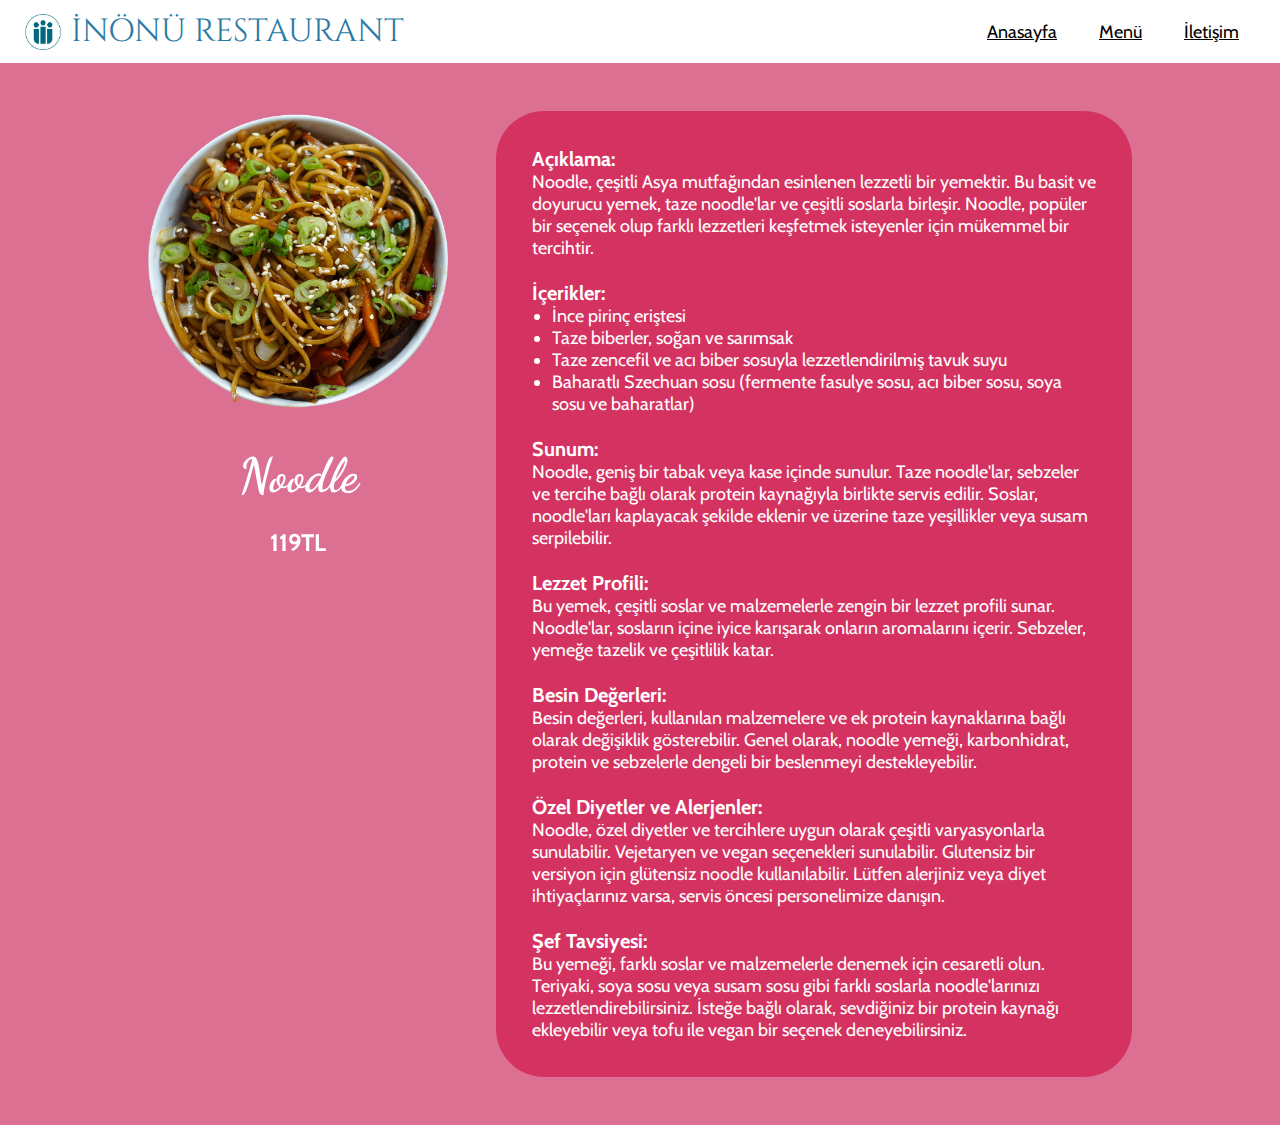
<file: sayfalar/noodle.html>
<html lang="en">
  <head>
    <meta charset="UTF-8" />
    <meta name="viewport" content="width=device-width, initial-scale=1.0" />
    <title>Noodle</title>
    <link rel="icon" type="image/x-icon" href="../images/logo.png" />
    <link rel="stylesheet" href="../style.css" />
    <link rel="stylesheet" href="sayfalar.css" />
  </head>
  <body style="background-color: palevioletred">
    <div class="ust-bilgi">
      <img
        src="../images/amblem.png "
        alt="amblem"
        style="height: 36px; width: 36px; object-fit: cover"
      />
      İNÖNÜ RESTAURANT
      <ul class="navigasyon">
        <li><a href="../index.html" class="navigasyon-oge">Anasayfa</a></li>
        <li><a href="../index.html#menu" class="navigasyon-oge">Menü</a></li>
        <li>
          <a href="mailto:02220224042@ogr.inonu.edu.tr" class="navigasyon-oge"
            >İletişim</a
          >
        </li>
      </ul>
    </div>
    <div class="yemek-sayfasi">
      <div class="yemek-bilgi">
        <img
          src="../images/noodle.png"
          alt="noodle"
          height="300"
          width="300"
          class="yemek-resim"
        />
        <h1>Noodle</h1>
        <h3>119TL</h3>
      </div>

      <div class="yemek-aciklama" style="background-color: rgb(212, 51, 97)">
        <h4>Açıklama:</h4>
        <p>
          Noodle, çeşitli Asya mutfağından esinlenen lezzetli bir yemektir. Bu
          basit ve doyurucu yemek, taze noodle'lar ve çeşitli soslarla birleşir.
          Noodle, popüler bir seçenek olup farklı lezzetleri keşfetmek
          isteyenler için mükemmel bir tercihtir.
        </p>
        <br />
        <h4>İçerikler:</h4>
        <ul>
          <li>İnce pirinç eriştesi</li>
          <li>Taze biberler, soğan ve sarımsak</li>
          <li>
            Taze zencefil ve acı biber sosuyla lezzetlendirilmiş tavuk suyu
          </li>
          <li>
            Baharatlı Szechuan sosu (fermente fasulye sosu, acı biber sosu, soya
            sosu ve baharatlar)
          </li>
        </ul>
        <br />
        <h4>Sunum:</h4>
        <p>
          Noodle, geniş bir tabak veya kase içinde sunulur. Taze noodle'lar,
          sebzeler ve tercihe bağlı olarak protein kaynağıyla birlikte servis
          edilir. Soslar, noodle'ları kaplayacak şekilde eklenir ve üzerine taze
          yeşillikler veya susam serpilebilir.
        </p>
        <br />
        <h4>Lezzet Profili:</h4>
        <p>
          Bu yemek, çeşitli soslar ve malzemelerle zengin bir lezzet profili
          sunar. Noodle'lar, sosların içine iyice karışarak onların aromalarını
          içerir. Sebzeler, yemeğe tazelik ve çeşitlilik katar.
        </p>
        <br />
        <h4>Besin Değerleri:</h4>
        <p>
          Besin değerleri, kullanılan malzemelere ve ek protein kaynaklarına
          bağlı olarak değişiklik gösterebilir. Genel olarak, noodle yemeği,
          karbonhidrat, protein ve sebzelerle dengeli bir beslenmeyi
          destekleyebilir.
        </p>
        <br />
        <h4>Özel Diyetler ve Alerjenler:</h4>
        <p>
          Noodle, özel diyetler ve tercihlere uygun olarak çeşitli
          varyasyonlarla sunulabilir. Vejetaryen ve vegan seçenekleri
          sunulabilir. Glutensiz bir versiyon için glütensiz noodle
          kullanılabilir. Lütfen alerjiniz veya diyet ihtiyaçlarınız varsa,
          servis öncesi personelimize danışın.
        </p>
        <br />
        <h4>Şef Tavsiyesi:</h4>
        <p>
          Bu yemeği, farklı soslar ve malzemelerle denemek için cesaretli olun.
          Teriyaki, soya sosu veya susam sosu gibi farklı soslarla
          noodle'larınızı lezzetlendirebilirsiniz. İsteğe bağlı olarak,
          sevdiğiniz bir protein kaynağı ekleyebilir veya tofu ile vegan bir
          seçenek deneyebilirsiniz.
        </p>
      </div>
    </div>

    <div></div>
  </body>
</html>
</file>
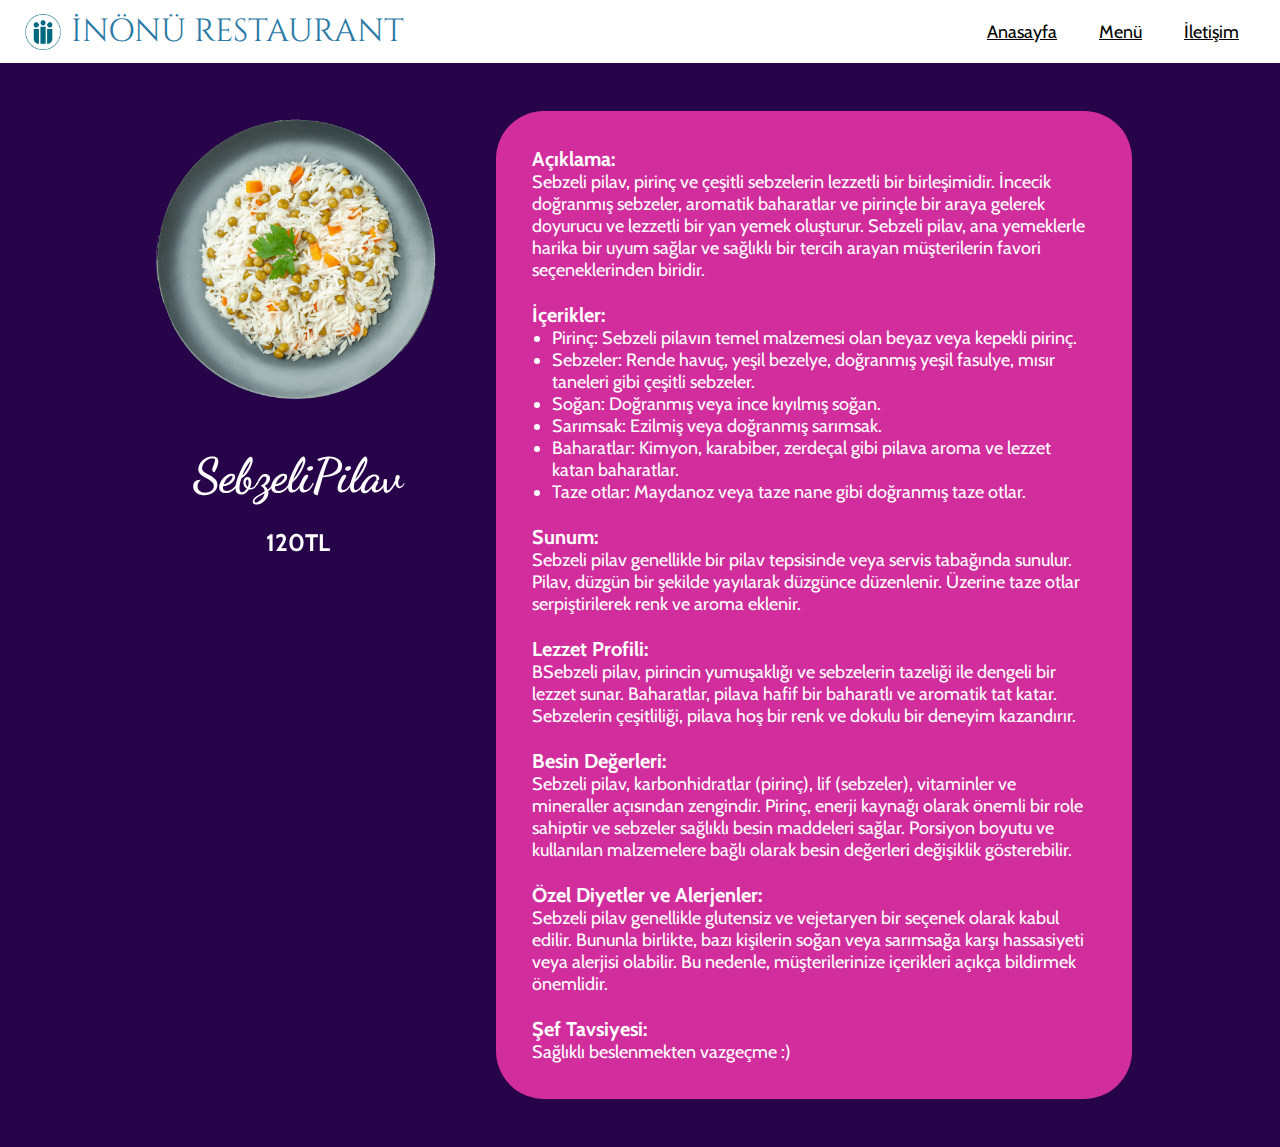
<file: sayfalar/pilav.html>
<html lang="en">
  <head>
    <meta charset="UTF-8" />
    <meta name="viewport" content="width=device-width, initial-scale=1.0" />
    <title>Sebzeli Pilav</title>
    <link rel="icon" type="image/x-icon" href="../images/logo.png" />
    <link rel="stylesheet" href="../style.css" />
    <link rel="stylesheet" href="sayfalar.css" />
  </head>
  <body style="background-color: rgb(39, 3, 73)">
    <div class="ust-bilgi">
      <img
        src="../images/amblem.png "
        alt="amblem"
        style="height: 36px; width: 36px; object-fit: cover"
      />
      İNÖNÜ RESTAURANT
      <ul class="navigasyon">
        <li><a href="../index.html" class="navigasyon-oge">Anasayfa</a></li>
        <li><a href="../index.html#menu" class="navigasyon-oge">Menü</a></li>
        <li>
          <a href="mailto:02220224042@ogr.inonu.edu.tr" class="navigasyon-oge"
            >İletişim</a
          >
        </li>
      </ul>
    </div>
    <div class="yemek-sayfasi">
      <div class="yemek-bilgi">
        <img
          src="../images/sebzelipilav.png"
          alt="SebzeliPilav"
          height="300"
          width="300"
          class="yemek-resim"
        />
        <h1>SebzeliPilav</h1>
        <h3>120TL</h3>
      </div>

      <div class="yemek-aciklama" style="background-color: rgb(209, 45, 157)">
        <h4>Açıklama:</h4>
        <p>
          Sebzeli pilav, pirinç ve çeşitli sebzelerin lezzetli bir birleşimidir.
          İncecik doğranmış sebzeler, aromatik baharatlar ve pirinçle bir araya
          gelerek doyurucu ve lezzetli bir yan yemek oluşturur. Sebzeli pilav,
          ana yemeklerle harika bir uyum sağlar ve sağlıklı bir tercih arayan
          müşterilerin favori seçeneklerinden biridir.
        </p>
        <br />
        <h4>İçerikler:</h4>
        <ul>
          <li>
            Pirinç: Sebzeli pilavın temel malzemesi olan beyaz veya kepekli
            pirinç.
          </li>
          <li>
            Sebzeler: Rende havuç, yeşil bezelye, doğranmış yeşil fasulye, mısır
            taneleri gibi çeşitli sebzeler.
          </li>
          <li>Soğan: Doğranmış veya ince kıyılmış soğan.</li>
          <li>Sarımsak: Ezilmiş veya doğranmış sarımsak.</li>
          <li>
            Baharatlar: Kimyon, karabiber, zerdeçal gibi pilava aroma ve lezzet
            katan baharatlar.
          </li>
          <li>
            Taze otlar: Maydanoz veya taze nane gibi doğranmış taze otlar.
          </li>
        </ul>
        <br />
        <h4>Sunum:</h4>
        <p>
          Sebzeli pilav genellikle bir pilav tepsisinde veya servis tabağında
          sunulur. Pilav, düzgün bir şekilde yayılarak düzgünce düzenlenir.
          Üzerine taze otlar serpiştirilerek renk ve aroma eklenir.
        </p>
        <br />
        <h4>Lezzet Profili:</h4>
        <p>
          BSebzeli pilav, pirincin yumuşaklığı ve sebzelerin tazeliği ile
          dengeli bir lezzet sunar. Baharatlar, pilava hafif bir baharatlı ve
          aromatik tat katar. Sebzelerin çeşitliliği, pilava hoş bir renk ve
          dokulu bir deneyim kazandırır.
        </p>
        <br />
        <h4>Besin Değerleri:</h4>
        <p>
          Sebzeli pilav, karbonhidratlar (pirinç), lif (sebzeler), vitaminler ve
          mineraller açısından zengindir. Pirinç, enerji kaynağı olarak önemli
          bir role sahiptir ve sebzeler sağlıklı besin maddeleri sağlar.
          Porsiyon boyutu ve kullanılan malzemelere bağlı olarak besin değerleri
          değişiklik gösterebilir.
        </p>
        <br />
        <h4>Özel Diyetler ve Alerjenler:</h4>
        <p>
          Sebzeli pilav genellikle glutensiz ve vejetaryen bir seçenek olarak
          kabul edilir. Bununla birlikte, bazı kişilerin soğan veya sarımsağa
          karşı hassasiyeti veya alerjisi olabilir. Bu nedenle, müşterilerinize
          içerikleri açıkça bildirmek önemlidir.
        </p>
        <br />
        <h4>Şef Tavsiyesi:</h4>
        <p>Sağlıklı beslenmekten vazgeçme :)</p>
      </div>
    </div>

    <div></div>
  </body>
</html>
</file>
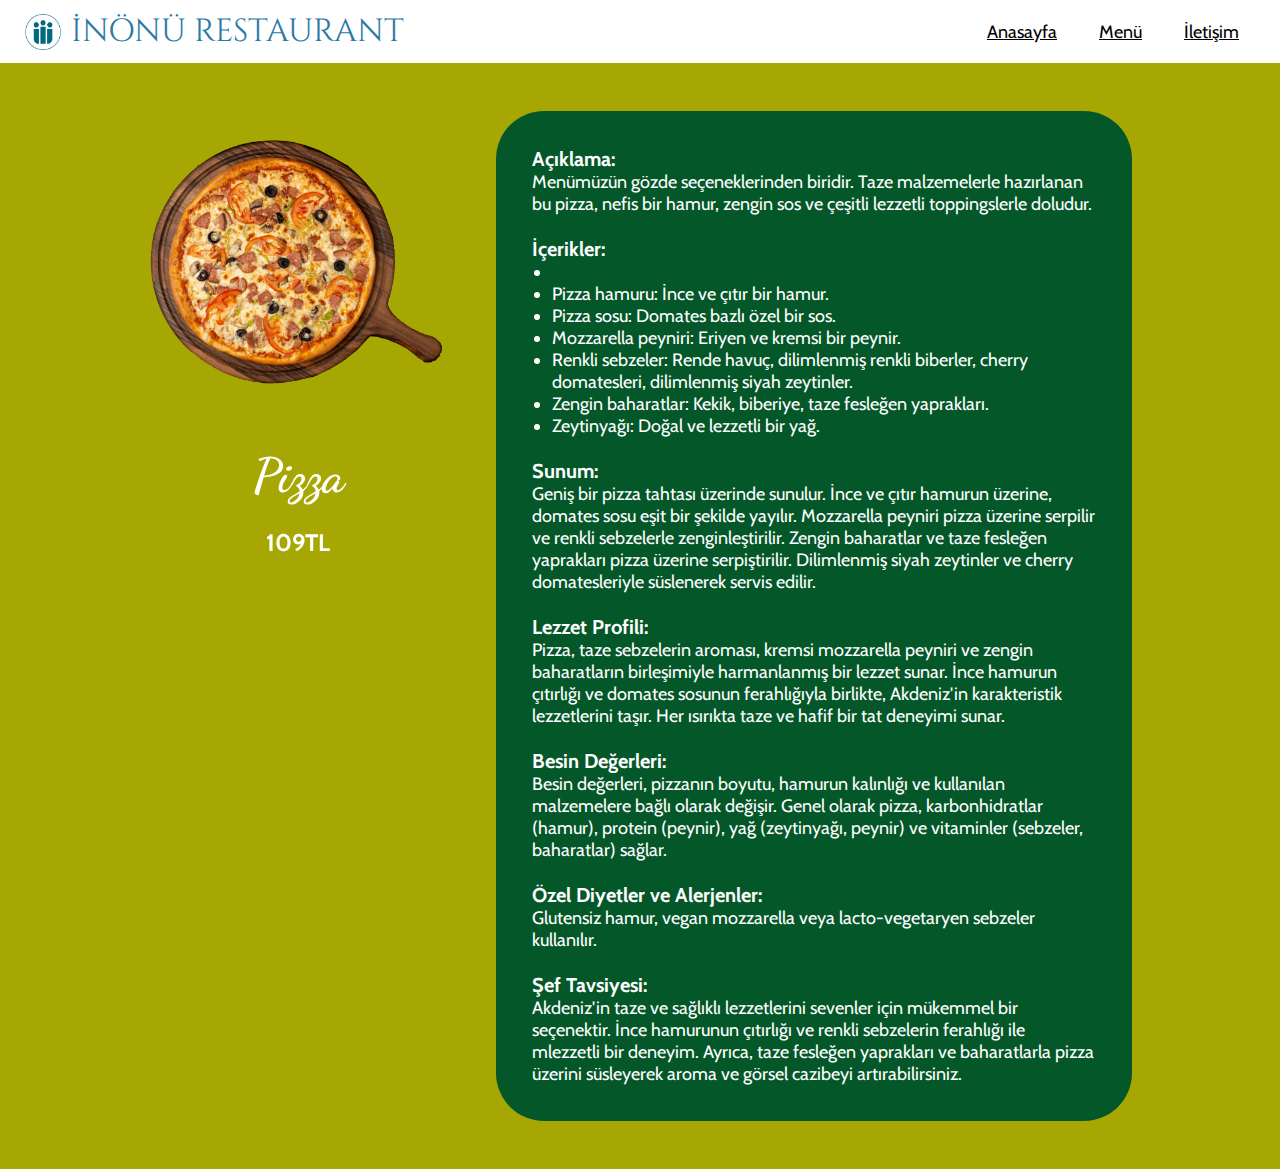
<file: sayfalar/pizza.html>
<html lang="en">
  <head>
    <meta charset="UTF-8" />
    <meta name="viewport" content="width=device-width, initial-scale=1.0" />
    <title>Pizza</title>
    <link rel="icon" type="image/x-icon" href="../images/logo.png" />
    <link rel="stylesheet" href="../style.css" />
    <link rel="stylesheet" href="sayfalar.css" />
  </head>
  <body style="background-color: rgb(167, 167, 3)">
    <div class="ust-bilgi">
      <img
        src="../images/amblem.png "
        alt="amblem"
        style="height: 36px; width: 36px; object-fit: cover"
      />
      İNÖNÜ RESTAURANT
      <ul class="navigasyon">
        <li><a href="../index.html" class="navigasyon-oge">Anasayfa</a></li>
        <li><a href="../index.html#menu" class="navigasyon-oge">Menü</a></li>
        <li>
          <a href="mailto:02220224042@ogr.inonu.edu.tr" class="navigasyon-oge"
            >İletişim</a
          >
        </li>
      </ul>
    </div>
    <div class="yemek-sayfasi">
      <div class="yemek-bilgi">
        <img
          src="../images/pizza.png"
          alt="pizza"
          height="300"
          width="300"
          class="yemek-resim"
        />
        <h1>Pizza</h1>
        <h3>109TL</h3>
      </div>

      <div class="yemek-aciklama" style="background-color: rgb(4, 87, 41)">
        <h4>Açıklama:</h4>
        <p>
          Menümüzün gözde seçeneklerinden biridir. Taze malzemelerle hazırlanan
          bu pizza, nefis bir hamur, zengin sos ve çeşitli lezzetli
          toppingslerle doludur.
        </p>
        <br />
        <h4>İçerikler:</h4>
        <ul>
          <li></li>
          <li>Pizza hamuru: İnce ve çıtır bir hamur.</li>
          <li>Pizza sosu: Domates bazlı özel bir sos.</li>
          <li>Mozzarella peyniri: Eriyen ve kremsi bir peynir.</li>
          <li>
            Renkli sebzeler: Rende havuç, dilimlenmiş renkli biberler, cherry
            domatesleri, dilimlenmiş siyah zeytinler.
          </li>
          <li>Zengin baharatlar: Kekik, biberiye, taze fesleğen yaprakları.</li>
          <li>Zeytinyağı: Doğal ve lezzetli bir yağ.</li>
        </ul>
        <br />
        <h4>Sunum:</h4>
        <p>
          Geniş bir pizza tahtası üzerinde sunulur. İnce ve çıtır hamurun
          üzerine, domates sosu eşit bir şekilde yayılır. Mozzarella peyniri
          pizza üzerine serpilir ve renkli sebzelerle zenginleştirilir. Zengin
          baharatlar ve taze fesleğen yaprakları pizza üzerine serpiştirilir.
          Dilimlenmiş siyah zeytinler ve cherry domatesleriyle süslenerek servis
          edilir.
        </p>
        <br />
        <h4>Lezzet Profili:</h4>
        <p>
          Pizza, taze sebzelerin aroması, kremsi mozzarella peyniri ve zengin
          baharatların birleşimiyle harmanlanmış bir lezzet sunar. İnce hamurun
          çıtırlığı ve domates sosunun ferahlığıyla birlikte, Akdeniz'in
          karakteristik lezzetlerini taşır. Her ısırıkta taze ve hafif bir tat
          deneyimi sunar.
        </p>
        <br />
        <h4>Besin Değerleri:</h4>
        <p>
          Besin değerleri, pizzanın boyutu, hamurun kalınlığı ve kullanılan
          malzemelere bağlı olarak değişir. Genel olarak pizza, karbonhidratlar
          (hamur), protein (peynir), yağ (zeytinyağı, peynir) ve vitaminler
          (sebzeler, baharatlar) sağlar.
        </p>
        <br />
        <h4>Özel Diyetler ve Alerjenler:</h4>
        <p>
          Glutensiz hamur, vegan mozzarella veya lacto-vegetaryen sebzeler
          kullanılır.
        </p>
        <br />
        <h4>Şef Tavsiyesi:</h4>
        <p>
          Akdeniz'in taze ve sağlıklı lezzetlerini sevenler için mükemmel bir
          seçenektir. İnce hamurunun çıtırlığı ve renkli sebzelerin ferahlığı
          ile mlezzetli bir deneyim. Ayrıca, taze fesleğen yaprakları ve
          baharatlarla pizza üzerini süsleyerek aroma ve görsel cazibeyi
          artırabilirsiniz.
        </p>
      </div>
    </div>

    <div></div>
  </body>
</html>
</file>
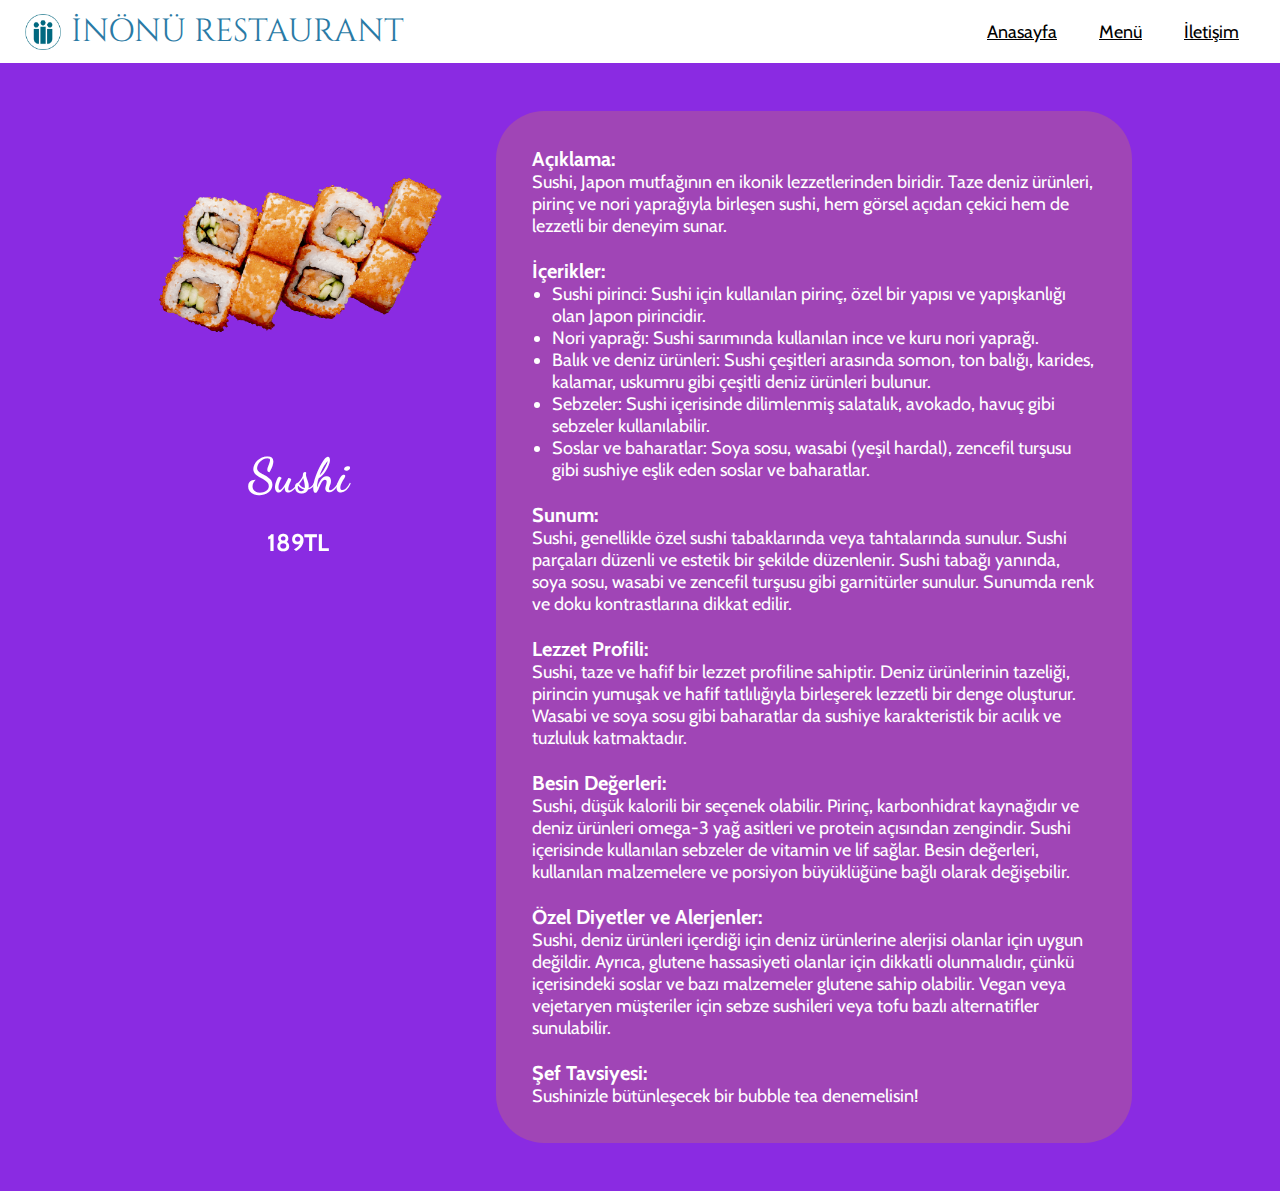
<file: sayfalar/suşi.html>
<html lang="en">
  <head>
    <meta charset="UTF-8" />
    <meta name="viewport" content="width=device-width, initial-scale=1.0" />
    <title>Suşi</title>
    <link rel="icon" type="image/x-icon" href="../images/logo.png" />
    <link rel="stylesheet" href="../style.css" />
    <link rel="stylesheet" href="sayfalar.css" />
  </head>
  <body style="background-color: blueviolet">
    <div class="ust-bilgi">
      <img
        src="../images/amblem.png "
        alt="amblem"
        style="height: 36px; width: 36px; object-fit: cover"
      />
      İNÖNÜ RESTAURANT
      <ul class="navigasyon">
        <li><a href="../index.html" class="navigasyon-oge">Anasayfa</a></li>
        <li><a href="../index.html#menu" class="navigasyon-oge">Menü</a></li>
        <li>
          <a href="mailto:02220224042@ogr.inonu.edu.tr" class="navigasyon-oge"
            >İletişim</a
          >
        </li>
      </ul>
    </div>
    <div class="yemek-sayfasi">
      <div class="yemek-bilgi">
        <img
          src="../images/susi.png"
          alt="sushi"
          height="300"
          width="300"
          class="yemek-resim"
        />
        <h1>Sushi</h1>
        <h3>189TL</h3>
      </div>

      <div class="yemek-aciklama" style="background-color: rgb(160, 69, 182)">
        <h4>Açıklama:</h4>
        <p>
          Sushi, Japon mutfağının en ikonik lezzetlerinden biridir. Taze deniz
          ürünleri, pirinç ve nori yaprağıyla birleşen sushi, hem görsel açıdan
          çekici hem de lezzetli bir deneyim sunar.
        </p>
        <br />
        <h4>İçerikler:</h4>
        <ul>
          <li>
            Sushi pirinci: Sushi için kullanılan pirinç, özel bir yapısı ve
            yapışkanlığı olan Japon pirincidir.
          </li>
          <li>
            Nori yaprağı: Sushi sarımında kullanılan ince ve kuru nori yaprağı.
          </li>
          <li>
            Balık ve deniz ürünleri: Sushi çeşitleri arasında somon, ton balığı,
            karides, kalamar, uskumru gibi çeşitli deniz ürünleri bulunur.
          </li>
          <li>
            Sebzeler: Sushi içerisinde dilimlenmiş salatalık, avokado, havuç
            gibi sebzeler kullanılabilir.
          </li>
          <li>
            Soslar ve baharatlar: Soya sosu, wasabi (yeşil hardal), zencefil
            turşusu gibi sushiye eşlik eden soslar ve baharatlar.
          </li>
        </ul>
        <br />
        <h4>Sunum:</h4>
        <p>
          Sushi, genellikle özel sushi tabaklarında veya tahtalarında sunulur.
          Sushi parçaları düzenli ve estetik bir şekilde düzenlenir. Sushi
          tabağı yanında, soya sosu, wasabi ve zencefil turşusu gibi garnitürler
          sunulur. Sunumda renk ve doku kontrastlarına dikkat edilir.
        </p>
        <br />
        <h4>Lezzet Profili:</h4>
        <p>
          Sushi, taze ve hafif bir lezzet profiline sahiptir. Deniz ürünlerinin
          tazeliği, pirincin yumuşak ve hafif tatlılığıyla birleşerek lezzetli
          bir denge oluşturur. Wasabi ve soya sosu gibi baharatlar da sushiye
          karakteristik bir acılık ve tuzluluk katmaktadır.
        </p>
        <br />
        <h4>Besin Değerleri:</h4>
        <p>
          Sushi, düşük kalorili bir seçenek olabilir. Pirinç, karbonhidrat
          kaynağıdır ve deniz ürünleri omega-3 yağ asitleri ve protein açısından
          zengindir. Sushi içerisinde kullanılan sebzeler de vitamin ve lif
          sağlar. Besin değerleri, kullanılan malzemelere ve porsiyon
          büyüklüğüne bağlı olarak değişebilir.
        </p>
        <br />
        <h4>Özel Diyetler ve Alerjenler:</h4>
        <p>
          Sushi, deniz ürünleri içerdiği için deniz ürünlerine alerjisi olanlar
          için uygun değildir. Ayrıca, glutene hassasiyeti olanlar için dikkatli
          olunmalıdır, çünkü içerisindeki soslar ve bazı malzemeler glutene
          sahip olabilir. Vegan veya vejetaryen müşteriler için sebze sushileri
          veya tofu bazlı alternatifler sunulabilir.
        </p>
        <br />
        <h4>Şef Tavsiyesi:</h4>
        <p>Sushinizle bütünleşecek bir bubble tea denemelisin!</p>
      </div>
    </div>

    <div></div>
  </body>
</html>
</file>
<file: style.css>
@import url("https://fonts.googleapis.com/css2?family=Cabin:wght@400;500;600;700&display=swap");
@import url("https://fonts.googleapis.com/css2?family=Cinzel:wght@700&display=swap");
@import url("https://fonts.googleapis.com/css2?family=Dancing+Script:wght@700&display=swap");

.yemek-link {
  opacity: 1;
  display: flex;
  flex-direction: column;
  align-items: center;
  gap: 30px;
  text-decoration: none;
  text-align: center;
  padding: 25px;
  color: white;
}

.yemek-link:hover {
  opacity: 0.5;
}
.menu-yazisi {
  border: 2px solid black;
  background-color: black;
  color: white;
  padding: 10px 25px;
}
.ust-bilgi {
  display: flex;
  align-items: center;
  gap: 10px;
  padding: 10px 25px;
  font-size: 32px;
  font-family: Cinzel;
  color: rgb(42, 122, 165);
  background-color: #ffffff;
}
.navigasyon {
  margin-left: auto;
  display: flex;
  gap: 10px;
  list-style-type: none;
  font-size: 18px;
}
.navigasyon-oge {
  color: black;
  padding: 8px 16px;
}
.navigasyon-oge:hover {
  background-color: black;
  color: white;
}
* {
  box-sizing: border-box;
  margin: 0;
  padding: 0;
  font-family: Cabin;
}
.gunun-yemegi {
  background-color: red;
  color: aliceblue;
  position: absolute;
  right: -10px;
  top: 10px;
  padding: 5px 10px;
}
.kutu {
  background-color: brown;
  position: relative;
  border-radius: 16px;
}
.menu {
  text-align: center;
  color: rgb(0, 0, 0);
  padding: 10px;
  position: sticky;
  top: 0;
  z-index: 1;
  background: rgba(255, 253, 253, 0.45);
  box-shadow: 0 8px 32px 0 rgba(31, 38, 135, 0.37);
  backdrop-filter: blur(8px);
  border: 1px solid rgba(255, 255, 255, 0.18);
}

.yemek-listesi {
  list-style: none;
  display: flex;
  gap: 30px;
  flex-wrap: wrap;
  justify-content: center;
  max-width: 980px;
  margin: 30px auto;
}
.yemek-isimi {
  font-size: 24px;
  font-weight: 700;
  font-family: "Dancing Script";
}
.anasayfa {
  background-image: url("./images/background.jpg");
  background-repeat: no-repeat;
  background-attachment: fixed;
  background-size: cover;
  width: 100%;
  height: 680px;
  position: relative;
  display: flex;
  align-items: center;
  color: white;
}
.tanitim {
  background: rgba(0, 0, 0, 0.45);
  box-shadow: 0 8px 32px 0 rgba(31, 38, 135, 0.37);
  backdrop-filter: blur(8px);
  border: 1px solid rgba(255, 255, 255, 0.18);
  position: absolute;
  left: 180px;
  width: 480px;
  display: flex;
  padding: 25px 50px;
  gap: 25px;
  flex-direction: column;
  align-items: start;
}
.baslik {
  font-size: 48px;
  font-weight: 700px;
}
.alt-baslik {
  font-size: 24px;
}
.kaydir {
  padding: 10px 25px;
  background-color: white;
  color: black;
}
.kaydir:hover {
  background-color: black;
  color: white;
}
</file>
<file: sayfalar/sayfalar.css>
body {
  background-color: rgb(120, 31, 31);
  font-size: 18px;
  color: white;
}
.yemek-sayfasi {
  display: flex;
  padding: 48px;
  gap: 48px;
  max-width: 1080px;
  margin: 0 auto;
  align-items: start;
}
.yemek-bilgi {
  position: sticky;
  top: 48px;
  text-align: center;
}
.yemek-bilgi h1 {
  font-family: "Dancing Script";
  font-size: 48px;
  margin-top: 36px;
}
.yemek-bilgi h3 {
  font-size: 24px;
  margin-top: 24px;
}
.yemek-aciklama {
  padding: 36px;
  border-radius: 48px;
}
.yemek-aciklama ul {
  padding-left: 20px;
}
br {
  height: 20px;
}
h4 {
  font-size: 20px;
}
</file>
